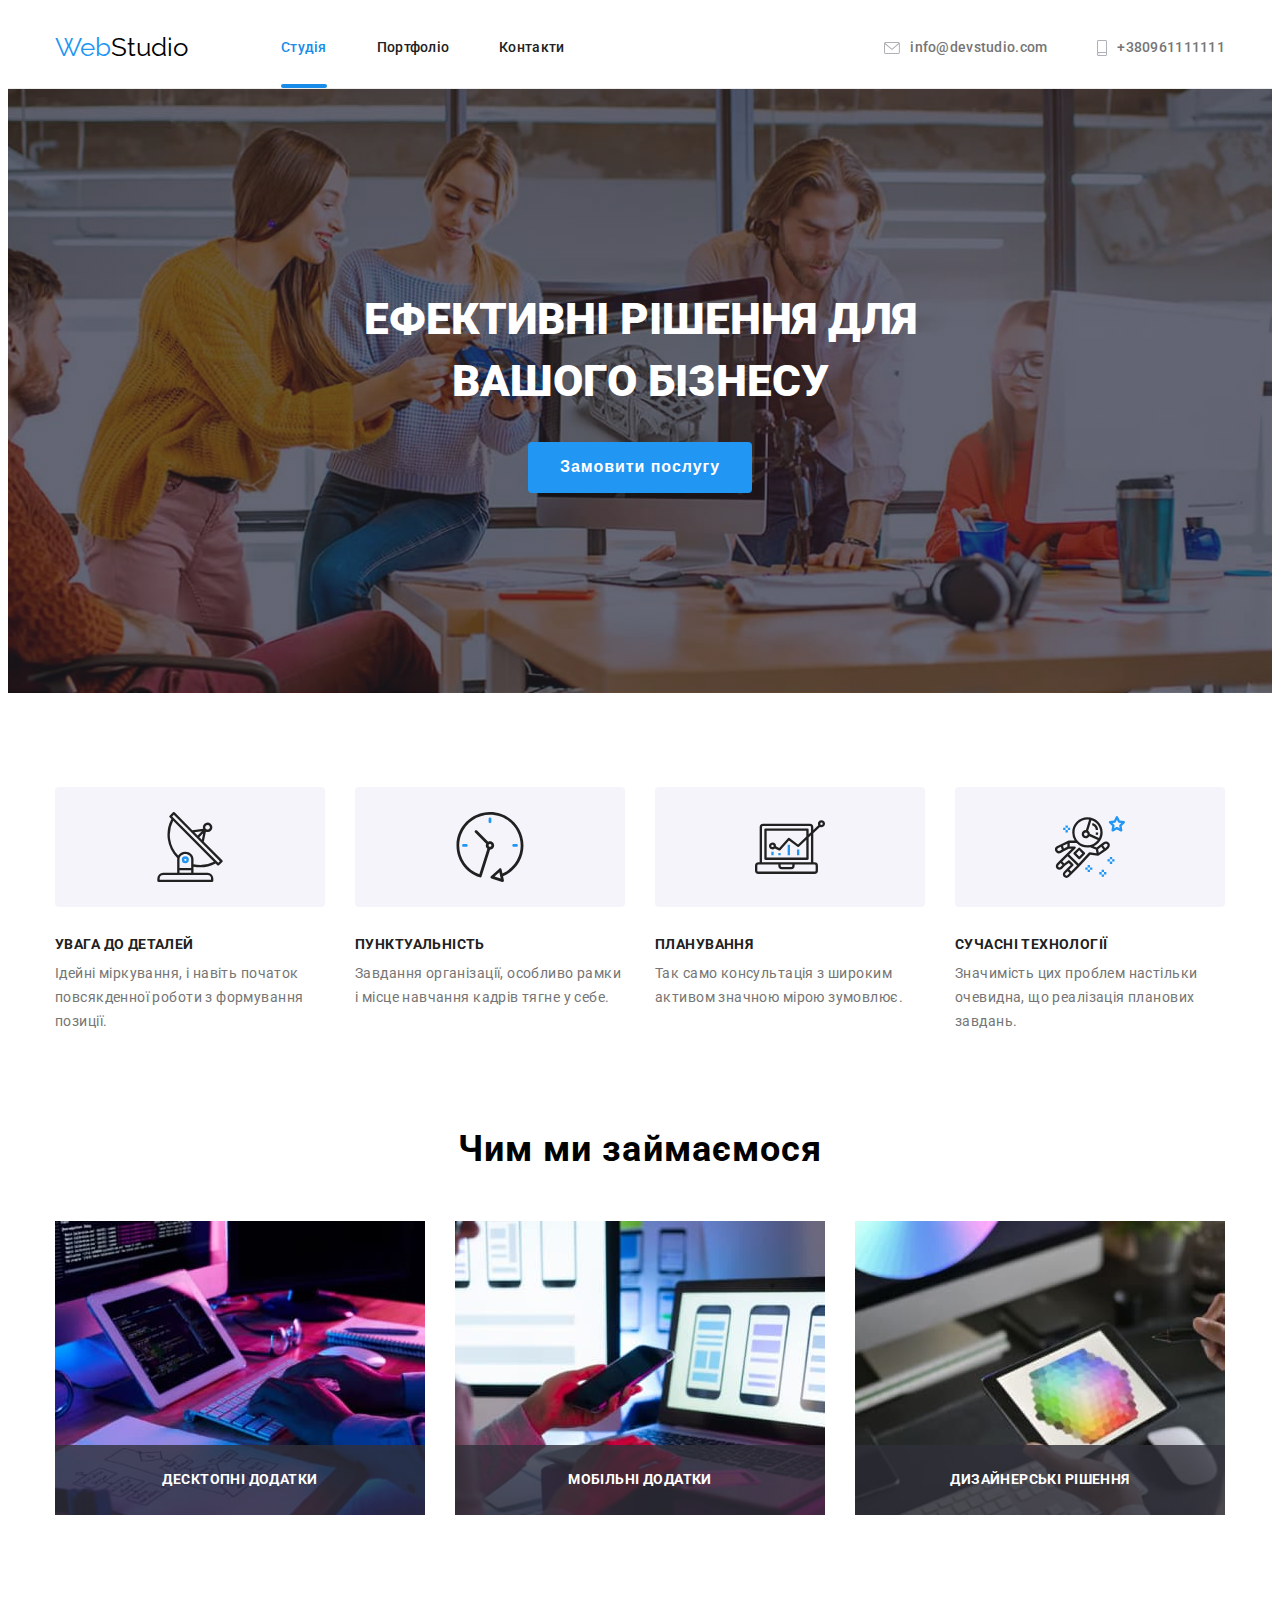
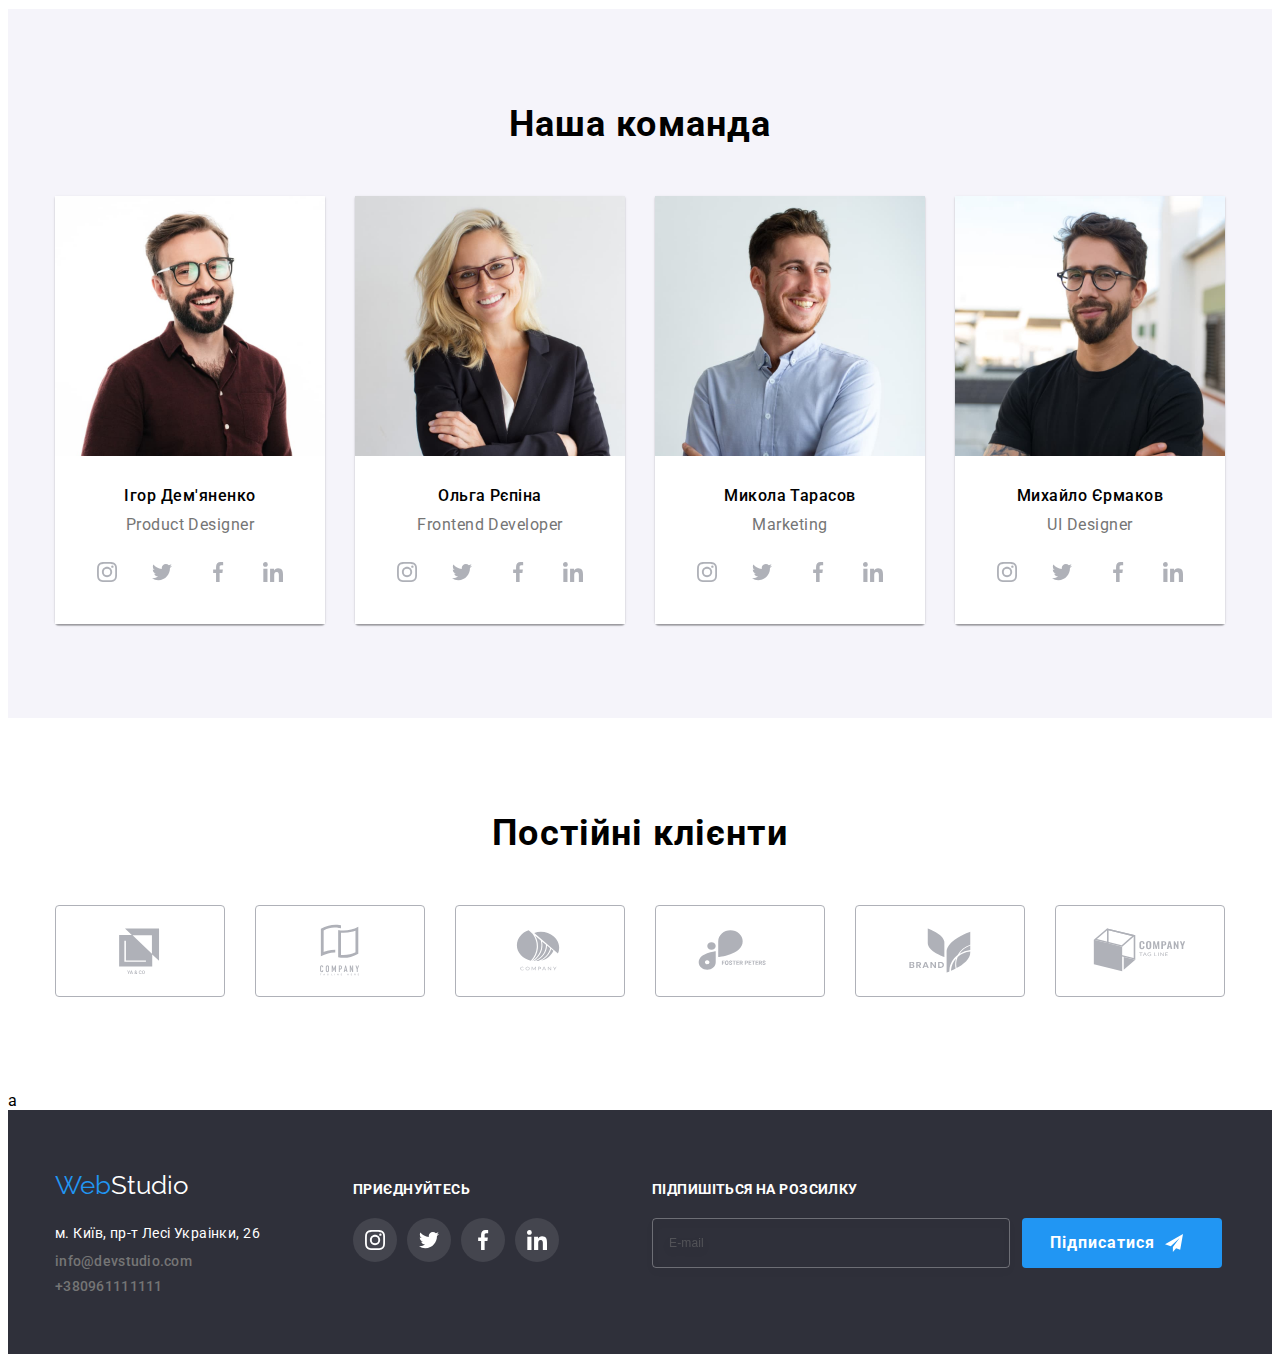
<file: index.html>
<!DOCTYPE html>
<html lang="uk">

<head>
    <meta charset="UTF-8">
    <meta http-equiv="X-UA-Compatible" content="IE=edge">
    <meta name="viewport" content="width=device-width, initial-scale=1.0">
    <!-- Fonts -->
    <link
        href="https://fonts.googleapis.com/css2?family=Raleway:wght@700&family=Roboto:wght@400;500;700;900&display=swap"
        rel="stylesheet">
    <!-- Styles -->
    <link rel="stylesheet" href="https://cdnjs.cloudflare.com/ajax/libs/modern-normalize/1.1.0/modern-normalize.min.css"
        integrity="sha512-wpPYUAdjBVSE4KJnH1VR1HeZfpl1ub8YT/NKx4PuQ5NmX2tKuGu6U/JRp5y+Y8XG2tV+wKQpNHVUX03MfMFn9Q=="
        crossorigin="anonymous" referrerpolicy="no-referrer" />
    <link rel="stylesheet" href="./css/styles.css">
    <link rel="stylesheet" href="./css/main.min.css">
    <title>WebStudio</title>
</head>

<body>
    <header class="header">
        <div class="header__container container">
            <nav class="header__nav">
                <div>
                    <a class="logo header__logo link" href="./index.html">Web<span class="logo-black">Studio</span></a>
                </div>
                <ul class="header__menu list">
                    <li class="header__list"><a class="header__link header__link--current link"
                            href="./index.html">Студія</a></li>
                    <li class="header__list"><a class="header__link link" href="./portfolio.html">Портфоліо</a></li>
                    <li class="header__list"><a class="header__link link" href="#">Контакти</a></li>
                </ul>
            </nav>
            <ul class="header__contact list">
                <li><a class="header__address address link" href="mailto:info@devstudio.com">
                        <svg class="header__icon address-icon" width=16 height=12>
                            <use href="./images/icons.svg#icon-envelope">
                        </svg>info@devstudio.com</a></li>
                <li><a class="header__address address link" href="tel:+380961111111">
                        <svg class="header__icon address-icon" width=10 height=16>
                            <use href="./images/icons.svg#icon-smartphone">
                        </svg>+380961111111</a></li>
            </ul>
        </div>
    </header>
    <main>
        <section class="hero">
            <div class="hero__wrap">
                <h1>Ефективні рішення для вашого бізнесу</h1>
                <button class="hero__button button" type="button" data-modal-open>Замовити послугу</button>
            </div>
        </section>
        <section class="section-wrap">
            <div class="container">
                <!--TODO:Приховати h2 в CSS щоб не порушувати порядок заголовків -->
                <h2 class="visual-hidden">Характеристики нашої команди</h2>
                <ul class="benefits list">
                    <li class="benefits__list">
                        <div class="benefits__icons">
                            <svg width=70 height=70>
                                <use href="./images/icons.svg#icon-antenna">
                            </svg>
                        </div>
                        <h3 class="subtitle">Увага до деталей</h3>
                        <p class="subtext">Ідейні міркування, і навіть початок повсякденної роботи з формування позиції.
                        </p>
                    </li>
                    <li class="benefits__list">
                        <div class="benefits__icons">
                            <svg width=70 height=70>
                                <use href="./images/icons.svg#icon-clock">
                            </svg>
                        </div>
                        <h3 class="subtitle">Пунктуальність</h3>
                        <p class="subtext">Завдання організації, особливо рамки і місце навчання кадрів тягне у себе.
                        </p>
                    </li>
                    <li class="benefits__list">
                        <div class="benefits__icons">
                            <svg width=70 height=70>
                                <use href="./images/icons.svg#icon-diagram">
                            </svg>
                        </div>
                        <h3 class="subtitle">Планування</h3>
                        <p class="subtext">Так само консультація з широким активом значною мірою зумовлює.</p>
                    </li>
                    <li class="benefits__list">
                        <div class="benefits__icons">
                            <svg width=70 height=70>
                                <use href="./images/icons.svg#icon-astronaut">
                            </svg>
                        </div>
                        <h3 class="subtitle">Сучасні технології</h3>
                        <p class="subtext">Значимість цих проблем настільки очевидна, що реалізація планових завдань.
                        </p>
                    </li>
                </ul>
            </div>
            </div>
        </section>
        <section class="service">
            <div class="container">
                <h2 class="section__title">Чим ми займаємося</h2>
                <ul class="service__block list">
                    <li class="service__list"><img class="img-list" src="./images/box1.jpg" width="370"
                            alt="програмування">
                        <p class="service__text">Десктопні додатки</p>
                    </li>
                    <li class="service__list"><img class="img-list" src="./images/1img.jpg" width="370" alt="телефон">
                        <p class="service__text">Мобільні додатки</p>
                    </li>
                    <li class="service__list"><img class="img-list" src="./images/2img.jpg" width="370" alt="колір">
                        <p class="service__text">Дизайнерські рішення</p>
                    </li>
                </ul>
            </div>
        </section>
        <section class="team">
            <div class="container">
                <h2 class="section__title">Наша команда</h2>
                <ul class="team__block list">
                    <li class="team__card">
                        <img class="team__img" src="./images/team1.jpg" width="270" alt="Дезайнер продукту">
                        <div class="team__group">
                            <h3 class="team__name">Ігор Дем'яненко</h3>
                            <p class="team__text">Product Designer</p>
                            <ul class="team__list list">
                                <li><a href="#" class="team__icon">
                                        <svg width=20 height=20>
                                            <use href="./images/icons.svg#icon-instagram">
                                        </svg></a></li>
                                <li><a href="#" class="team__icon">
                                        <svg width=20 height=20>
                                            <use href="./images/icons.svg#icon-twitter">
                                        </svg></a></li>
                                <li><a href="#" class="team__icon">
                                        <svg width=20 height=20>
                                            <use href="./images/icons.svg#icon-facebook">
                                        </svg></a></li>
                                <li><a href="#" class="team__icon">
                                        <svg width=20 height=20>
                                            <use href="./images/icons.svg#icon-linkedin">
                                        </svg></a></li>
                            </ul>

                        </div>
                    </li>
                    <li class="team__card">
                        <img class="team__img" src="./images/team2.jpg" width="270" alt="Фронтент девелопер">
                        <div class="team__group">
                            <h3 class="team__name">Ольга Рєпіна</h3>
                            <p class="team__text">Frontend Developer</p>
                            <ul class="team__list list">
                                <li><a href="#" class="team__icon">
                                        <svg width=20 height=20>
                                            <use href="./images/icons.svg#icon-instagram">
                                        </svg></a></li>
                                <li><a href="#" class="team__icon">
                                        <svg width=20 height=20>
                                            <use href="./images/icons.svg#icon-twitter">
                                        </svg></a></li>
                                <li><a href="#" class="team__icon">
                                        <svg width=20 height=20>
                                            <use href="./images/icons.svg#icon-facebook">
                                        </svg></a></li>
                                <li><a href="#" class="team__icon">
                                        <svg width=20 height=20>
                                            <use href="./images/icons.svg#icon-linkedin">
                                        </svg></a></li>
                            </ul>
                        </div>
                    </li>
                    <li class="team__card">
                        <img class="team__img" src="./images/team3.jpg" width="270" alt="Маркетинг">
                        <div class="team__group">
                            <h3 class="team__name">Микола Тарасов</h3>
                            <p class="team__text">Marketing</p>
                            <ul class="team__list list">
                                <li><a href="#" class="team__icon">
                                        <svg width=20 height=20>
                                            <use href="./images/icons.svg#icon-instagram">
                                        </svg></a></li>
                                <li><a href="#" class="team__icon">
                                        <svg width=20 height=20>
                                            <use href="./images/icons.svg#icon-twitter">
                                        </svg></a></li>
                                <li><a href="#" class="team__icon">
                                        <svg width=20 height=20>
                                            <use href="./images/icons.svg#icon-facebook">
                                        </svg></a></li>
                                <li><a href="#" class="team__icon">
                                        <svg width=20 height=20>
                                            <use href="./images/icons.svg#icon-linkedin">
                                        </svg></a></li>
                            </ul>
                        </div>
                    </li>
                    <li class="team__card">
                        <img class="team__img" src="./images/team4.jpg" width="270" alt="Дизайнер">
                        <div class="team__group">
                            <h3 class="team__name">Михайло Єрмаков</h3>
                            <p class="team__text">UI Designer</p>
                            <ul class="team__list list">
                                <li><a href="#" class="team__icon">
                                        <svg width=20 height=20>
                                            <use href="./images/icons.svg#icon-instagram">
                                        </svg></a></li>
                                <li><a href="#" class="team__icon">
                                        <svg width=20 height=20>
                                            <use href="./images/icons.svg#icon-twitter">
                                        </svg></a></li>
                                <li><a href="#" class="team__icon">
                                        <svg width=20 height=20>
                                            <use href="./images/icons.svg#icon-facebook">
                                        </svg></a></li>
                                <li><a href="#" class="team__icon">
                                        <svg width=20 height=20>
                                            <use href="./images/icons.svg#icon-linkedin">
                                        </svg></a></li>
                            </ul>
                        </div>
                    </li>
                </ul>
            </div>
        </section>
        <section class="clients section-filter">
            <div class="container">
                <h2 class="section__title">Постійні клієнти</h2>
                <ul class="clients__list list">
                    <li><a class="clients__link" href=""><svg width=106 height=60>
                                <use href="./images/icons.svg#icon-logo">
                            </svg></a></li>
                    <li><a class="clients__link" href=""><svg width=106 height=60>
                                <use href="./images/icons.svg#icon-logo2">
                            </svg></a></li>
                    <li><a class="clients__link" href=""><svg width=106 height=60>
                                <use href="./images/icons.svg#icon-logo3">
                            </svg></a></li>
                    <li><a class="clients__link" href=""><svg width=106 height=60>
                                <use href="./images/icons.svg#icon-logo4">
                            </svg></a></li>
                    <li><a class="clients__link" href=""><svg width=106 height=60>
                                <use href="./images/icons.svg#icon-logo5">
                            </svg></a></li>
                    <li><a class="clients__link" href=""><svg width=106 height=60>
                                <use href="./images/icons.svg#icon-logo6">
                            </svg></a></li>
                </ul>
            </div>
        </section>
    </main>а
    <footer class="footer">
        <div class="container footer__flex">
            <div>
                <div class>
                    <a class="logo footer__logo link" href="./index.html">Web<span class="logo-wite">Studio</span></a>
                </div>
                <address>
                    <ul class="footer-list list">
                        <li class="footer__address"><a class="footer__address-place link"
                                href="https://goo.gl/maps/CPtrU1FHBa2aNyZL9" target="_blank"
                                rel="noopener noreferrer nofollow">м. Київ, пр-т Лесі Украінки, 26</a>
                        </li>
                        <li class="footer__address"> <a class="address link"
                                href="mailto:info@devstudio.com">info@devstudio.com</a></li>
                        <li class="footer__address"><a class="address  link" href="tel:+380961111111">+380961111111</a>
                        </li>
                    </ul>
                </address>
            </div>
            <div>
                <p class="footer__subtitle">Приєднуйтесь</p>
                <ul class="footer__icon-list list">
                    <li><a class="footer__icon-link" href="">
                            <svg width=20 height=20>
                                <use href="./images/icons.svg#icon-instagram">
                            </svg></a></li>
                    <li><a class="footer__icon-link" href="">
                            <svg width=20 height=20>
                                <use href="./images/icons.svg#icon-twitter">
                            </svg></a></li>
                    <li><a class="footer__icon-link" href="">
                            <svg width=20 height=20>
                                <use href="./images/icons.svg#icon-facebook">
                            </svg></a></li>
                    <li><a class="footer__icon-link" href="">
                            <svg width=20 height=20>
                                <use href="./images/icons.svg#icon-linkedin">
                            </svg></a></li>
                </ul>
            </div>

            <div>
                <p class="footer__subtitle">Підпишіться на розсилку</p>
                <form>
                    <div class="footer__field">
                        <input class="footer__email" name="email-footer" id="email-footer" type="email"
                            placeholder="E-mail">
                        <button class="footer__button">Підписатися
                            <svg class="footer__button-icon" width=18 height=18>
                                <use href="./images/icons.svg#icon-plane">
                            </svg>
                        </button>
                    </div>
                </form>
            </div>

        </div>
    </footer>
    <div class="backdrop is-hidden" data-modal>
        <div class="modal">
            <div class="modal__container">
                <button class="modal__button" data-modal-close>
                    <svg class="modal__button-cross" width=16 height=16>
                        <use href="./images/icons.svg#icon-cross">
                    </svg></button>
                <h2 class="modal__title">Залиште свої данні, ми вам передзвонимо</h2>
                <form class="form" name="form" autocomplete="on">
                    <label class="form__user-label" for="user-name">Ім'я</label>
                    <div class="form__field">
                        <input class="form__user-input" name="user-name" id="user-name" type="text">
                        <svg class="form__user-icon" width="18" height="18">
                            <use href="./images/icons.svg#icon-person">
                        </svg>
                    </div>
                    <label class="form__phone-label" for="user-phone">Телефон</label>
                    <div class="form__field">
                        <input class="form__phone-input" name="user-phone" id="user-phone" type="tel">
                        <svg class="form__phone-icon" width="18" height="18">
                            <use href="./images/icons.svg#icon-phone">
                        </svg>
                    </div>
                    <label class="form__email-label" for="user-email">Пошта</label>
                    <div class="form__field">
                        <input class="form__email-input" name="user-email" id="user-email" type="email">
                        <svg class="form__email-icon" width="18" height="18">
                            <use href="./images/icons.svg#icon-email">
                        </svg>
                    </div>
                    <label class="form__comment-label" for="user-comment">Коментар</label>
                    <div class="form__comment-field">
                        <textarea class="form__comment-area" name="user-comment" id="user-comment"
                            placeholder="Введіть текст"></textarea>
                    </div>
                    <div class="checkbox__field checkbox">
                        <input class="checkbox__input" id="checkbox" type="checkbox" name="checkbox">
                        <svg class="checkbox__icon" width="16" height="16">
                            <use href="./images/icons.svg#icon-gal">
                        </svg>
                        <label class="checkbox__label" for="checkbox">Погоджуюся з розсилкою та приймаю <a href="#"
                                class="modal__link">Умови договору</a></label>
                    </div>

                    <button class="modal__button-submit hero__button" type="submit">Відправити</button>
                </form>
            </div>
        </div>
    </div>
    </div>
    <script src="./js/modal.js"></script>
</body>

</html>
</file>
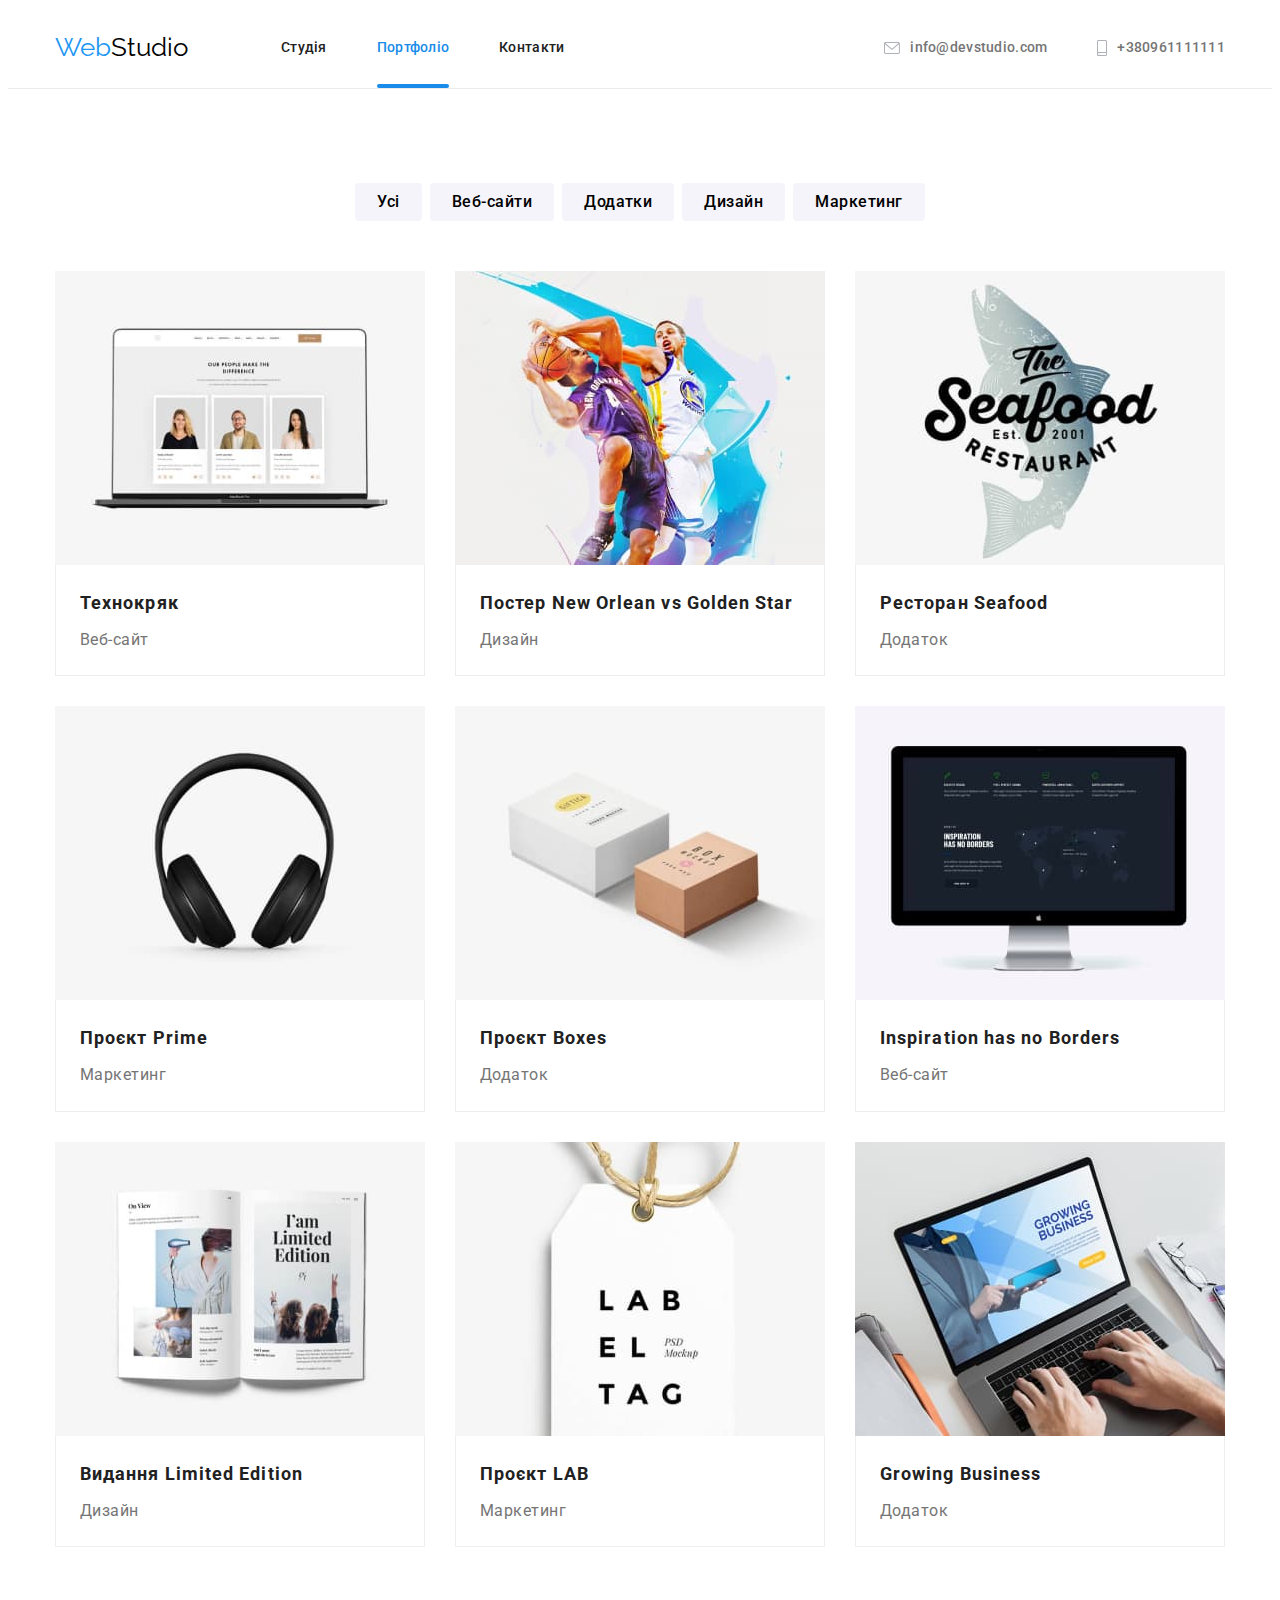
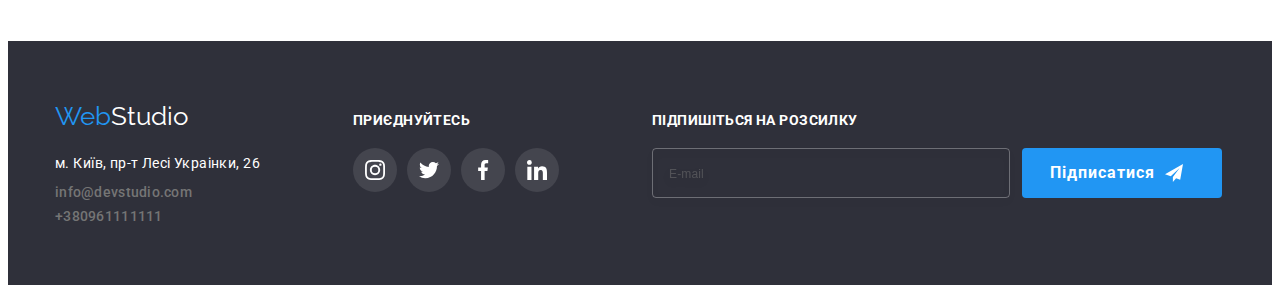
<file: portfolio.html>
<!DOCTYPE html>
<html lang="uk">

<head>
    <meta charset="UTF-8">
    <meta http-equiv="X-UA-Compatible" content="IE=edge">
    <meta name="viewport" content="width=device-width, initial-scale=1.0">
    <!-- Fonts -->
    <link
        href="https://fonts.googleapis.com/css2?family=Raleway:wght@700&family=Roboto:wght@400;500;700;900&display=swap"
        rel="stylesheet">
    <!-- Styles -->
    <link rel="stylesheet" href="https://cdnjs.cloudflare.com/ajax/libs/modern-normalize/1.1.0/modern-normalize.min.css"
        integrity="sha512-wpPYUAdjBVSE4KJnH1VR1HeZfpl1ub8YT/NKx4PuQ5NmX2tKuGu6U/JRp5y+Y8XG2tV+wKQpNHVUX03MfMFn9Q=="
        crossorigin="anonymous" referrerpolicy="no-referrer" />
    <!-- <link rel="stylesheet" href="./css/styles.css"> -->
    <link rel="stylesheet" href="./css/main.min.css">
    <title>Portfolio</title>
</head>

<body>
    <header class="header">
        <div class="header__container container">
            <nav class="header__nav">
                <div>
                    <a class="logo header__logo link" href="./index.html">Web<span class="logo-black">Studio</span></a>
                </div>
                <ul class="header__menu list">
                    <li class="header__list"><a class="header__link link" href="./index.html">Студія</a></li>
                    <li class="header__list"><a class="header__link header__link--current link"
                            href="./portfolio.html">Портфоліо</a>
                    </li>
                    <li class="header__list"><a class="header__link link" href="#">Контакти</a></li>
                </ul>
            </nav>
            <ul class="header__contact list">
                <li><a class="header__address address link" href="mailto:info@devstudio.com">
                        <svg class="header__icon address-icon" width=16 height=12>
                            <use href="./images/icons.svg#icon-envelope">
                        </svg>info@devstudio.com</a></li>
                <li><a class="header__address address link" href="tel:+380961111111">
                        <svg class="header__icon address-icon" width=10 height=16>
                            <use href="./images/icons.svg#icon-smartphone">
                        </svg>+380961111111</a></li>
            </ul>
        </div>
    </header>
    <main>
        <section class="portfolio">
            <div class="container">
                <h1 class="visual-hidden">Усі сервіси</h1>
                <ul class="portfolio__filter list">
                    <li><button class="portfolio__filter-button" type="button">Усі</button></li>
                    <li><button class="portfolio__filter-button" type="button">Веб-сайти</button></li>
                    <li><button class="portfolio__filter-button" type="button">Додатки</button></li>
                    <li><button class="portfolio__filter-button" type="button">Дизайн</button></li>
                    <li><button class="portfolio__filter-button" type="button">Маркетинг</button></li>
                </ul>
                <ul class="portfolio__gallery list">
                    <li>
                        <a class="portfolio__card link" href="#">
                            <div class="thumb">
                                <img src="./images/port-techno.jpg" alt="Екран ноута" width="370">
                                <p class="portfolio__overlay">Ресурс пропонує комплексні пропозиції з різним рівнем
                                    функціоналу та сервісів. Все це дозволить відвідувачу отримати вичерпні відомості
                                    про компанію чи приватну особу.</p>
                            </div>
                            <div class="portfolio__text-block">
                                <h2 class="portfolio__titles link">Технокряк</h2>
                                <p class="portfolio__text">Веб-сайт</p>
                            </div>
                        </a>
                    </li>
                    <li>
                        <a class="portfolio__card link" href="#">
                            <div class="thumb">
                                <img src="./images/port-basket.jpg" alt="Постер баскетбол" width="370">
                                <p class="portfolio__overlay">Ресурс пропонує комплексні пропозиції з різним рівнем
                                    функціоналу та сервісів. Все це дозволить відвідувачу отримати вичерпні відомості
                                    про компанію чи приватну особу.</p>
                            </div>
                            <div class="portfolio__text-block">
                                <h2 class="portfolio__titles ">Постер New Orlean vs Golden Star</h2>
                                <p class="portfolio__text">Дизайн</p>
                            </div>
                        </a>
                    </li>
                    <li>
                        <a class="portfolio__card link" href="#">
                            <div class="thumb">
                                <img src="./images/port-seafood.jpg" alt="Ресторан" width="370">
                                <p class="portfolio__overlay">Ресурс пропонує комплексні пропозиції з різним рівнем
                                    функціоналу та сервісів. Все це дозволить відвідувачу отримати вичерпні відомості
                                    про компанію чи приватну особу.</p>
                            </div>
                            <div class="portfolio__text-block">
                                <h2 class="portfolio__titles ">Ресторан Seafood</h2>
                                <p class="portfolio__text">Додаток</p>
                            </div>
                        </a>
                    </li>
                    <li>
                        <a class="portfolio__card link" href="#">
                            <div class="thumb">
                                <img src="./images/port-prime.jpg" alt="Наушники" width="370">
                                <p class="portfolio__overlay">Ресурс пропонує комплексні пропозиції з різним рівнем
                                    функціоналу та сервісів. Все це дозволить відвідувачу отримати вичерпні відомості
                                    про компанію чи приватну особу.</p>
                            </div>
                            <div class="portfolio__text-block">
                                <h2 class="portfolio__titles ">Проєкт Prime</h2>
                                <p class="portfolio__text">Маркетинг</p>
                            </div>
                        </a>
                    </li>
                    <li>
                        <a class="portfolio__card link" href="#">
                            <div class="thumb">
                                <img src="./images/port-boxes.jpg" alt="Коробки" width="370">
                                <p class="portfolio__overlay">Ресурс пропонує комплексні пропозиції з різним рівнем
                                    функціоналу та сервісів. Все це дозволить відвідувачу отримати вичерпні відомості
                                    про компанію чи приватну особу.</p>
                            </div>
                            <div class="portfolio__text-block">
                                <h2 class="portfolio__titles link">Проєкт Boxes</h2>
                                <p class="portfolio__text">Додаток</p>
                            </div>
                        </a>
                    </li>
                    <li>
                        <a class="portfolio__card link" href="#">
                            <div class="thumb">
                                <img src="./images/port-monitor.jpg" alt="Монітор" width="370">
                                <p class="portfolio__overlay">Ресурс пропонує комплексні пропозиції з різним рівнем
                                    функціоналу та сервісів. Все це дозволить відвідувачу отримати вичерпні відомості
                                    про компанію чи приватну особу.</p>
                            </div>
                            <div class="portfolio__text-block">
                                <h2 class="portfolio__titles ">Inspiration has no Borders</h2>
                                <p class="portfolio__text">Веб-сайт</p>
                            </div>
                        </a>
                    </li>
                    <li>
                        <a class="portfolio__card link" href="#">
                            <div class="thumb">
                                <img src="./images/port-book.jpg" alt="Книжка" width="370">
                                <p class="portfolio__overlay">Ресурс пропонує комплексні пропозиції з різним рівнем
                                    функціоналу та сервісів. Все це дозволить відвідувачу отримати вичерпні відомості
                                    про компанію чи приватну особу.</p>
                            </div>
                            <div class="portfolio__text-block">
                                <h2 class="portfolio__titles link">Видання Limited Edition</h2>
                                <p class="portfolio__text">Дизайн</p>
                            </div>
                        </a>
                    </li>
                    <li>
                        <a class="portfolio__card link" href="#">
                            <div class="thumb">
                                <img src="./images/port-lab.jpg" alt="проект лаб" width="370">
                                <p class="portfolio__overlay">Ресурс пропонує комплексні пропозиції з різним рівнем
                                    функціоналу та сервісів. Все це дозволить відвідувачу отримати вичерпні відомості
                                    про компанію чи приватну особу.</p>
                            </div>
                            <div class="portfolio__text-block">
                                <h2 class="portfolio__titles ">Проєкт LAB</h2>
                                <p class="portfolio__text">Маркетинг</p>
                            </div>
                        </a>
                    </li>
                    <li>
                        <a class="portfolio__card link" href="#">
                            <div class="thumb">
                                <img src="./images/port-laptop.jpg" alt="Ноутбук" width="370">
                                <p class="portfolio__overlay">Ресурс пропонує комплексні пропозиції з різним рівнем
                                    функціоналу та сервісів. Все це дозволить відвідувачу отримати вичерпні відомості
                                    про компанію чи приватну особу.</p>
                            </div>
                            <div class="portfolio__text-block">
                                <h2 class="portfolio__titles">Growing Business</h2>
                                <p class="portfolio__text">Додаток</p>
                            </div>
                        </a>
                    </li>
                </ul>
            </div>
            </div>
        </section>
    </main>
    <footer class="footer">
        <div class="container footer__flex">
            <div>
                <div class>
                    <a class="logo footer__logo link" href="./index.html">Web<span class="logo-wite">Studio</span></a>
                </div>
                <address>
                    <ul class="footer-list list">
                        <li class="footer__address"><a class="footer__address-place link"
                                href="https://goo.gl/maps/CPtrU1FHBa2aNyZL9" target="_blank"
                                rel="noopener noreferrer nofollow">м. Київ, пр-т Лесі Украінки, 26</a>
                        </li>
                        <li class="footer__address"> <a class="address link"
                                href="mailto:info@devstudio.com">info@devstudio.com</a></li>
                        <li class="footer__address"><a class="address  link" href="tel:+380961111111">+380961111111</a>
                        </li>
                    </ul>
                </address>
            </div>
            <div>
                <p class="footer__subtitle">Приєднуйтесь</p>
                <ul class="footer__icon-list list">
                    <li><a class="footer__icon-link" href="">
                            <svg width=20 height=20>
                                <use href="./images/icons.svg#icon-instagram">
                            </svg></a></li>
                    <li><a class="footer__icon-link" href="">
                            <svg width=20 height=20>
                                <use href="./images/icons.svg#icon-twitter">
                            </svg></a></li>
                    <li><a class="footer__icon-link" href="">
                            <svg width=20 height=20>
                                <use href="./images/icons.svg#icon-facebook">
                            </svg></a></li>
                    <li><a class="footer__icon-link" href="">
                            <svg width=20 height=20>
                                <use href="./images/icons.svg#icon-linkedin">
                            </svg></a></li>
                </ul>
            </div>

            <div>
                <p class="footer__subtitle">Підпишіться на розсилку</p>
                <form>
                    <div class="footer__field">
                        <input class="footer__email" name="email-footer" id="email-footer" type="email"
                            placeholder="E-mail">
                        <button class="footer__button">Підписатися
                            <svg class="footer__button-icon" width=18 height=18>
                                <use href="./images/icons.svg#icon-plane">
                            </svg>
                        </button>
                    </div>
                </form>
            </div>

        </div>
    </footer>
</body>

</html>
</file>
<file: css/styles.css>

</file>
<file: css/main.min.css>
:root{--logo-color-main: #2196f3;--logo-color-header: #000000;--logo-color-footer: #ffffff;--background-footer-color: #2f303a;--primary-text-color: #212121;--primary-address-color: #757575;--section-color-background: #f5f4fa;--hero-button-hover: #188ce8;--icon-default-color: #afb1b8}@font-face{font-family:"Roboto-Regular";src:url("../fonts/Roboto-Regular.ttf");font-weight:400;font-style:normal}@font-face{font-family:"Roboto-Medium";src:url("../fonts/Roboto-Medium.ttf");font-weight:500;font-style:normal}@font-face{font-family:"Roboto-Bold";src:url("../fonts/Roboto-Bold.ttf");font-weight:700;font-style:normal}@font-face{font-family:"Roboto-Black";src:url("../fonts/Roboto-Black.ttf");font-weight:900;font-style:normal}@font-face{font-family:"Raleway-Bold";src:url("../fonts/Raleway-Bold.ttf");font-weight:700;font-style:normal}.visual-hidden{position:absolute;width:1px;height:1px;margin:-1px;border:0;padding:0;white-space:nowrap;-webkit-clip-path:inset(100%);clip-path:inset(100%);clip:rect(0 0 0 0);overflow:hidden}.link{text-decoration:none}.list{margin:0;padding:0;list-style-type:none}h1,h2,h3,h4,h5,h6,p{margin-top:0;margin-bottom:0}.container{max-width:1200px;margin:0 auto;padding:0 15px}*{-webkit-box-sizing:border-box;box-sizing:border-box}body{font-family:Roboto,sans-serif}h1{color:var(--logo-color-footer);font-family:"Roboto";font-weight:900;font-size:44px;line-height:1.4;margin-top:0;margin-bottom:30px;text-transform:uppercase}.img-list{display:block}.section__title{margin:0 0 50px 0;font-weight:700;font-size:36px;line-height:1.2;text-align:center;letter-spacing:.03em}.section-wrap{padding:94px 0}.subtitle{margin:0 0 10px 0;color:var(--primary-text-color);font-weight:700;font-size:14px;line-height:1.1;letter-spacing:.03em;text-transform:uppercase}.subtext{margin:0 auto;color:var(--primary-address-color);font-size:14px;line-height:1.7;letter-spacing:.03em}.thumb{position:relative;overflow:hidden}.address{color:var(--primary-address-color);font-weight:500;font-size:14px;line-height:1.1;letter-spacing:.02em;font-style:normal;fill:var(--icon-default-color);-webkit-transition-property:color;transition-property:color;-webkit-transition-duration:250ms;transition-duration:250ms;-webkit-transition-timing-function:cubic-bezier(0.4, 0, 0.2, 1);transition-timing-function:cubic-bezier(0.4, 0, 0.2, 1);-webkit-box-align:center;-ms-flex-align:center;align-items:center;display:-webkit-box;display:-ms-flexbox;display:flex}.address:hover,.address:focus{color:var(--logo-color-main);fill:var(--logo-color-main)}.address-icon{margin-right:10px}.backdrop{position:fixed;top:0;left:0;width:100%;height:100%;background-color:rgba(0,0,0,.2);-webkit-transition-property:opacity,visibility;transition-property:opacity,visibility;-webkit-transition-duration:250ms;transition-duration:250ms;-webkit-transition-timing-function:cubic-bezier(0.4, 0, 0.2, 1);transition-timing-function:cubic-bezier(0.4, 0, 0.2, 1)}.is-hidden{pointer-events:none;opacity:0;visibility:hidden}.button{cursor:pointer}.checkbox{display:-webkit-box;display:-ms-flexbox;display:flex;-webkit-box-align:center;-ms-flex-align:center;align-items:center}.checkbox__field{margin:0 12px 30px}.checkbox__input{-webkit-appearance:none;-moz-appearance:none;appearance:none}.checkbox__icon{position:absolute;fill:rgba(0,0,0,0);border-radius:2px;border:2px solid var(--primary-text-color)}.checkbox__label{position:relative;padding-left:24px;font-weight:400;font-size:14px;line-height:1.7;letter-spacing:.03em;color:var(--primary-address-color)}.checkbox__input:checked+.checkbox__icon{fill:var(--logo-color-footer);background-color:var(--logo-color-main);border-color:var(--logo-color-main)}.form__field{position:relative;margin-bottom:10px}.form__user-label{font-family:"Roboto";font-size:12px;line-height:1.16;letter-spacing:.01em;color:var(--primary-address-color);margin-bottom:4px;display:inline-block}.form__user-input{height:40px;width:100%;padding:0 12px 0 40px;border:1px solid rgba(33,33,33,.2);border-radius:4px;outline:none}.form__user-input:focus,.form__user-input:hover{border-color:var(--logo-color-main)}.form__user-input:focus+.form__user-icon,.form__user-input:hover+.form__user-icon{fill:var(--logo-color-main)}.form__user-icon{position:absolute;top:50%;left:12px;-webkit-transform:translateY(-50%);transform:translateY(-50%)}.form__phone-label{font-family:"Roboto";font-size:12px;line-height:1.16;letter-spacing:.01em;color:var(--primary-address-color);margin-bottom:4px;display:inline-block}.form__phone-input{height:40px;width:100%;padding:0 12px 0 40px;border:1px solid rgba(33,33,33,.2);border-radius:4px;outline:none}.form__phone-input:focus,.form__phone-input:hover{border-color:var(--logo-color-main)}.form__phone-input:focus+.form__phone-icon,.form__phone-input:hover+.form__phone-icon{fill:var(--logo-color-main)}.form__phone-icon{position:absolute;top:50%;left:12px;-webkit-transform:translateY(-50%);transform:translateY(-50%)}.form__email-label{font-family:"Roboto";font-size:12px;line-height:1.16;letter-spacing:.01em;color:var(--primary-address-color);margin-bottom:4px;display:inline-block}.form__email-input{height:40px;width:100%;padding:0 12px 0 40px;border:1px solid rgba(33,33,33,.2);border-radius:4px;outline:none}.form__email-input:focus,.form__email-input:hover{border-color:var(--logo-color-main)}.form__email-input:focus+.form__email-icon,.form__email-input:hover+.form__email-icon{fill:var(--logo-color-main)}.form__email-icon{position:absolute;top:50%;left:12px;-webkit-transform:translateY(-50%);transform:translateY(-50%)}.form__comment-label{font-family:"Roboto";font-size:12px;line-height:1.16;letter-spacing:.01em;color:var(--primary-address-color);margin-bottom:4px;display:inline-block}.form__comment-field{margin-bottom:20px}.form__comment-area{height:120px;width:100%;padding:8px 12px;border:1px solid rgba(33,33,33,.2);border-radius:4px;resize:none;outline:none;display:block}.form__comment-area:focus,.form__comment-area:hover{border-color:var(--logo-color-main)}.form__comment-area::-webkit-input-placeholder{font-size:12px;line-height:1.16;letter-spacing:.01em;color:rgba(117,117,117,.5)}.form__comment-area::-moz-placeholder{font-size:12px;line-height:1.16;letter-spacing:.01em;color:rgba(117,117,117,.5)}.form__comment-area:-ms-input-placeholder{font-size:12px;line-height:1.16;letter-spacing:.01em;color:rgba(117,117,117,.5)}.form__comment-area::-ms-input-placeholder{font-size:12px;line-height:1.16;letter-spacing:.01em;color:rgba(117,117,117,.5)}.form__comment-area::placeholder{font-size:12px;line-height:1.16;letter-spacing:.01em;color:rgba(117,117,117,.5)}.logo{display:inline-block;color:var(--logo-color-main);font-family:"Raleway";font-size:26px;line-height:1.2}.logo-wite{color:var(--logo-color-footer)}.logo-black{color:var(--logo-color-header)}.modal{display:-webkit-box;display:-ms-flexbox;display:flex;-webkit-box-align:center;-ms-flex-align:center;align-items:center;-webkit-box-pack:center;-ms-flex-pack:center;justify-content:center;height:100%;padding:20px 0}.modal__container{position:relative;width:100%;height:100%;max-width:528px;max-height:581px;padding:40px;background-color:var(--logo-color-footer);border-color:rgba(0,0,0,.1);-webkit-box-shadow:0px 1px 3px rgba(0,0,0,.12),0px 1px 1px rgba(0,0,0,.14),0px 2px 1px rgba(0,0,0,.2);box-shadow:0px 1px 3px rgba(0,0,0,.12),0px 1px 1px rgba(0,0,0,.14),0px 2px 1px rgba(0,0,0,.2);border-radius:4px}.modal__button{width:30px;height:30px;position:absolute;top:8px;right:8px;cursor:pointer;color:rgba(0,0,0,.9);background-color:var(--logo-color-footer);border:1px solid rgba(0,0,0,.1);border-radius:50%}.modal__button:hover,.modal__button:focus{fill:var(--logo-color-main)}.modal__button-submit{margin:0 auto;display:-webkit-box;display:-ms-flexbox;display:flex}.modal__title{font-family:"Roboto";font-weight:700;font-size:20px;line-height:1.15;text-align:center;letter-spacing:.03em;color:var(--primary-text-color);margin:0 0 12px 0}.modal__link{display:inline-block;font-size:14px;line-height:1.7;letter-spacing:.03em;text-decoration:underline;color:var(--logo-color-main)}.header{border-bottom:1px solid #ececec}.header__logo{padding:24px 0 25px 0}.header__container{display:-webkit-box;display:-ms-flexbox;display:flex;-webkit-box-align:center;-ms-flex-align:center;align-items:center;-webkit-box-pack:justify;-ms-flex-pack:justify;justify-content:space-between}.header__nav{display:-webkit-box;display:-ms-flexbox;display:flex;-webkit-box-flex:1;-ms-flex-positive:1;flex-grow:1;-webkit-box-pack:start;-ms-flex-pack:start;justify-content:start;-webkit-box-align:center;-ms-flex-align:center;align-items:center;gap:93px}.header__list{position:relative}.header__link{display:inline-block;padding:32px 0;color:var(--primary-text-color);font-weight:500;font-size:14px;line-height:1.1;letter-spacing:.02em;-webkit-transition-property:color;transition-property:color;-webkit-transition-duration:250ms;transition-duration:250ms;-webkit-transition-timing-function:cubic-bezier(0.4, 0, 0.2, 1);transition-timing-function:cubic-bezier(0.4, 0, 0.2, 1)}.header__link:hover,.header__link:focus{color:var(--logo-color-main)}.header__link--current{color:var(--hero-button-hover)}.header__link--current::after{background-color:var(--hero-button-hover);border-radius:4px;position:absolute;bottom:0;left:0;margin-top:10px;content:"";width:100%;height:4px}.header__menu{display:-webkit-box;display:-ms-flexbox;display:flex;-webkit-box-align:center;-ms-flex-align:center;align-items:center;gap:50px}.header__contact{display:-webkit-box;display:-ms-flexbox;display:flex;-webkit-box-align:center;-ms-flex-align:center;align-items:center;gap:50px}.header__address{margin-bottom:9px}.header__address:last-child{margin-bottom:0}.hero{background-image:-webkit-gradient(linear, left bottom, left top, from(rgba(47, 48, 58, 0.4)), to(rgba(47, 48, 58, 0.4))),url("../images/img.jpg");background-image:linear-gradient(0deg, rgba(47, 48, 58, 0.4), rgba(47, 48, 58, 0.4)),url("../images/img.jpg");padding:200px 0;background-size:cover;background-position:center;max-width:1600px;margin:0 auto;background-repeat:no-repeat;text-align:center}.hero__wrap{max-width:696px;margin-left:auto;margin-right:auto}.hero__button{padding:10px 32px;background-color:var(--logo-color-main);color:var(--logo-color-footer);font-weight:700;font-size:16px;line-height:1.9;text-align:center;letter-spacing:.06em;cursor:pointer;border:none;border-radius:4px;-webkit-transition-property:background-color,-webkit-box-shadow;transition-property:background-color,-webkit-box-shadow;transition-property:background-color,box-shadow;transition-property:background-color,box-shadow,-webkit-box-shadow;-webkit-transition-duration:250ms;transition-duration:250ms;-webkit-transition-timing-function:cubic-bezier(0.4, 0, 0.2, 1);transition-timing-function:cubic-bezier(0.4, 0, 0.2, 1)}.hero__button:hover,.hero__button:focus{background-color:var(--hero-button-hover);-webkit-box-shadow:0px 4px 4px rgba(0,0,0,.15);box-shadow:0px 4px 4px rgba(0,0,0,.15)}.benefits{display:-webkit-box;display:-ms-flexbox;display:flex;gap:30px}.benefits__icons{display:-webkit-box;display:-ms-flexbox;display:flex;-webkit-box-align:center;-ms-flex-align:center;align-items:center;background:#f5f4fa;border-radius:4px;padding:25px 100px;margin-bottom:30px;width:270px;height:120px}.benefits__list{width:270px}.service{padding-bottom:94px}.service__block{display:-webkit-box;display:-ms-flexbox;display:flex;gap:30px}.service__list{position:relative}.service__text{position:absolute;margin:0;bottom:0;left:0;width:100%;padding:27px 0;background-color:rgba(47,48,58,.8);font-family:"Roboto";font-weight:700;font-size:14px;line-height:1.1;text-align:center;letter-spacing:.03em;text-transform:uppercase;color:var(--logo-color-footer)}.team{padding:94px 0;background-color:var(--section-color-background)}.team__block{display:-webkit-box;display:-ms-flexbox;display:flex;gap:30px}.team__group{padding:30px;background-color:var(--logo-color-footer)}.team__img{display:block}.team__card{-webkit-box-shadow:0px 1px 3px rgba(0,0,0,.12),0px 1px 1px rgba(0,0,0,.14),0px 2px 1px rgba(0,0,0,.2);box-shadow:0px 1px 3px rgba(0,0,0,.12),0px 1px 1px rgba(0,0,0,.14),0px 2px 1px rgba(0,0,0,.2);border-radius:0px 0px 4px 4px}.team__name{margin:0 0 10px 0;font-weight:500;font-size:16px;line-height:1.2;text-align:center;letter-spacing:.03em}.team__text{margin:0 auto;color:var(--primary-address-color);font-size:16px;line-height:1.2;text-align:center;letter-spacing:.03em}.team__list{display:-webkit-box;display:-ms-flexbox;display:flex;-webkit-box-pack:justify;-ms-flex-pack:justify;justify-content:space-between;margin-top:16px}.team__icon{display:-webkit-box;display:-ms-flexbox;display:flex;-webkit-box-align:center;-ms-flex-align:center;align-items:center;padding:12px;width:44px;height:44px;gap:10px;fill:var(--icon-default-color);border-radius:50%;-webkit-transition-property:background-color,fill;transition-property:background-color,fill;-webkit-transition-duration:250ms;transition-duration:250ms;-webkit-transition-timing-function:cubic-bezier(0.4, 0, 0.2, 1);transition-timing-function:cubic-bezier(0.4, 0, 0.2, 1)}.team__icon:hover,.team__icon:focus{background-color:var(--logo-color-main);fill:var(--logo-color-footer)}.clients{background-color:var(--logo-color-footer);padding:94px 0}.clients__list{display:-webkit-box;display:-ms-flexbox;display:flex;gap:30px}.clients__link{width:170px;height:92px;border:solid 1px var(--icon-default-color);display:-webkit-box;display:-ms-flexbox;display:flex;-webkit-box-align:center;-ms-flex-align:center;align-items:center;padding:16px 32px;fill:var(--icon-default-color);border-radius:4px;-webkit-transition-property:border-color,fill;transition-property:border-color,fill;-webkit-transition-duration:250ms;transition-duration:250ms;-webkit-transition-timing-function:cubic-bezier(0.4, 0, 0.2, 1);transition-timing-function:cubic-bezier(0.4, 0, 0.2, 1)}.clients__link:hover,.clients__link:focus{fill:var(--logo-color-main);border-color:var(--logo-color-main)}.footer{padding:60px 0;background-color:var(--background-footer-color)}.footer__logo{margin-bottom:20px}.footer__address:not(:last-child){margin-bottom:9px}.footer__address-place{display:inline-block;color:var(--logo-color-footer);font-size:14px;line-height:1.7;letter-spacing:.03em;font-style:normal;-webkit-transition-property:color;transition-property:color;-webkit-transition-duration:250ms;transition-duration:250ms;-webkit-transition-timing-function:cubic-bezier(0.4, 0, 0.2, 1);transition-timing-function:cubic-bezier(0.4, 0, 0.2, 1)}.footer__address-place:hover,.footer__address-place:focus{color:var(--logo-color-main)}.footer__flex{display:-webkit-box;display:-ms-flexbox;display:flex;gap:93px;-webkit-box-align:baseline;-ms-flex-align:baseline;align-items:baseline}.footer__icon-list{display:-webkit-box;display:-ms-flexbox;display:flex;gap:10px}.footer__subtitle{margin:0 0 20px 0;color:var(--logo-color-footer);font-weight:700;font-size:14px;line-height:1.1;letter-spacing:.03em;text-transform:uppercase}.footer__icon-link{width:44px;height:44px;display:-webkit-box;display:-ms-flexbox;display:flex;-webkit-box-align:center;-ms-flex-align:center;align-items:center;padding:12px 12px;fill:var(--logo-color-footer);border-radius:50%;background-color:rgba(255,255,255,.1);-webkit-transition-property:background-color;transition-property:background-color;-webkit-transition-duration:250ms;transition-duration:250ms;-webkit-transition-timing-function:cubic-bezier(0.4, 0, 0.2, 1);transition-timing-function:cubic-bezier(0.4, 0, 0.2, 1)}.footer__icon-link:hover,.footer__icon-link:focus{background-color:var(--logo-color-main)}.footer__field{display:-webkit-box;display:-ms-flexbox;display:flex;gap:12px}.footer__button{display:-webkit-box;display:-ms-flexbox;display:flex;-webkit-box-align:center;-ms-flex-align:center;align-items:center;padding:10px 28px;background-color:var(--logo-color-main);color:var(--logo-color-footer);font-size:16px;line-height:1.9;text-align:center;letter-spacing:.06em;cursor:pointer;border:none;border-radius:4px;-webkit-transition-property:background-color,-webkit-box-shadow;transition-property:background-color,-webkit-box-shadow;transition-property:background-color,box-shadow;transition-property:background-color,box-shadow,-webkit-box-shadow;-webkit-transition-duration:250ms;transition-duration:250ms;-webkit-transition-timing-function:cubic-bezier(0.4, 0, 0.2, 1);transition-timing-function:cubic-bezier(0.4, 0, 0.2, 1);font-family:"Roboto";font-style:normal;font-weight:700;width:200px;height:50px}.footer__button:hover,.footer__button:focus{background-color:var(--hero-button-hover);-webkit-box-shadow:0px 4px 4px rgba(0,0,0,.15);box-shadow:0px 4px 4px rgba(0,0,0,.15)}.footer__button-icon{margin-left:10px;fill:var(--logo-color-footer)}.footer__email{padding:15px 16px;height:50px;width:358px;border:1px solid rgba(255,255,255,.3);-webkit-filter:drop-shadow(0px 4px 4px rgba(0, 0, 0, 0.15));filter:drop-shadow(0px 4px 4px rgba(0, 0, 0, 0.15));border-radius:4px;background-color:rgba(0,0,0,0);outline:none;color:rgba(255,255,255,.5)}.footer__email::-webkit-input-placeholder{font-size:12px;line-height:1.16;letter-spacing:.01em;color:rgba(117,117,117,.5)}.footer__email::-moz-placeholder{font-size:12px;line-height:1.16;letter-spacing:.01em;color:rgba(117,117,117,.5)}.footer__email:-ms-input-placeholder{font-size:12px;line-height:1.16;letter-spacing:.01em;color:rgba(117,117,117,.5)}.footer__email::-ms-input-placeholder{font-size:12px;line-height:1.16;letter-spacing:.01em;color:rgba(117,117,117,.5)}.footer__email::placeholder{font-size:12px;line-height:1.16;letter-spacing:.01em;color:rgba(117,117,117,.5)}.portfolio{padding:94px 0}.portfolio__filter{margin-bottom:50px;display:-webkit-box;display:-ms-flexbox;display:flex;-webkit-box-pack:center;-ms-flex-pack:center;justify-content:center;gap:8px}.portfolio__filter-button{padding:6px 22px;background-color:var(--section-color-background);border-radius:4px;border:none;cursor:pointer;font-weight:500;font-size:16px;line-height:1.6;text-align:center;letter-spacing:.03em;font-family:inherit;-webkit-transition-property:background-color,color,-webkit-box-shadow;transition-property:background-color,color,-webkit-box-shadow;transition-property:background-color,color,box-shadow;transition-property:background-color,color,box-shadow,-webkit-box-shadow;-webkit-transition-duration:250ms;transition-duration:250ms;-webkit-transition-timing-function:cubic-bezier(0.4, 0, 0.2, 1);transition-timing-function:cubic-bezier(0.4, 0, 0.2, 1)}.portfolio__filter-button:hover,.portfolio__filter-button:focus{color:var(--logo-color-footer);background-color:var(--logo-color-main);-webkit-box-shadow:0px 3px 1px rgba(0,0,0,.1),0px 1px 2px rgba(0,0,0,.08),0px 2px 2px rgba(0,0,0,.12);box-shadow:0px 3px 1px rgba(0,0,0,.1),0px 1px 2px rgba(0,0,0,.08),0px 2px 2px rgba(0,0,0,.12)}.portfolio__text-block{padding:20px 24px;border:1px solid #eee;border-top:none}.portfolio__gallery{-ms-flex-wrap:wrap;flex-wrap:wrap;display:-webkit-box;display:-ms-flexbox;display:flex;gap:30px}.portfolio__titles{margin:0 0 4px 0;color:var(--primary-text-color);font-weight:700;font-size:18px;line-height:2;letter-spacing:.06em}.portfolio__text{margin:0 auto;color:var(--primary-address-color);font-size:16px;line-height:1.9;letter-spacing:.03em}.portfolio__overlay{position:absolute;padding:63px 24px;margin:0;left:0;top:0;width:100%;height:100%;color:var(--logo-color-footer);-webkit-transform:translateY(100%);transform:translateY(100%);-webkit-transition-property:-webkit-transform;transition-property:-webkit-transform;transition-property:transform;transition-property:transform, -webkit-transform;-webkit-transition-duration:250ms;transition-duration:250ms;-webkit-transition-timing-function:cubic-bezier(0.4, 0, 0.2, 1);transition-timing-function:cubic-bezier(0.4, 0, 0.2, 1);background-color:rgba(33,150,243,.9);font-family:"Roboto";font-style:normal;font-size:18px;line-height:1.5;letter-spacing:.03em}.portfolio__card img,.portfolio a{display:block;-webkit-transition-property:-webkit-transform,-webkit-box-shadow;transition-property:-webkit-transform,-webkit-box-shadow;transition-property:transform,box-shadow;transition-property:transform,box-shadow,-webkit-transform,-webkit-box-shadow;-webkit-transition-duration:250ms;transition-duration:250ms;-webkit-transition-timing-function:cubic-bezier(0.4, 0, 0.2, 1);transition-timing-function:cubic-bezier(0.4, 0, 0.2, 1)}.portfolio__card:hover{-webkit-box-shadow:0px 1px 1px rgba(0,0,0,.12),0px 4px 4px rgba(0,0,0,.06),1px 4px 6px rgba(0,0,0,.16);box-shadow:0px 1px 1px rgba(0,0,0,.12),0px 4px 4px rgba(0,0,0,.06),1px 4px 6px rgba(0,0,0,.16)}.portfolio__card:hover .portfolio__overlay,.portfolio__card:focus .portfolio__overlay{-webkit-transform:translateY(0%);transform:translateY(0%)}/*# sourceMappingURL=main.min.css.map */
</file>
